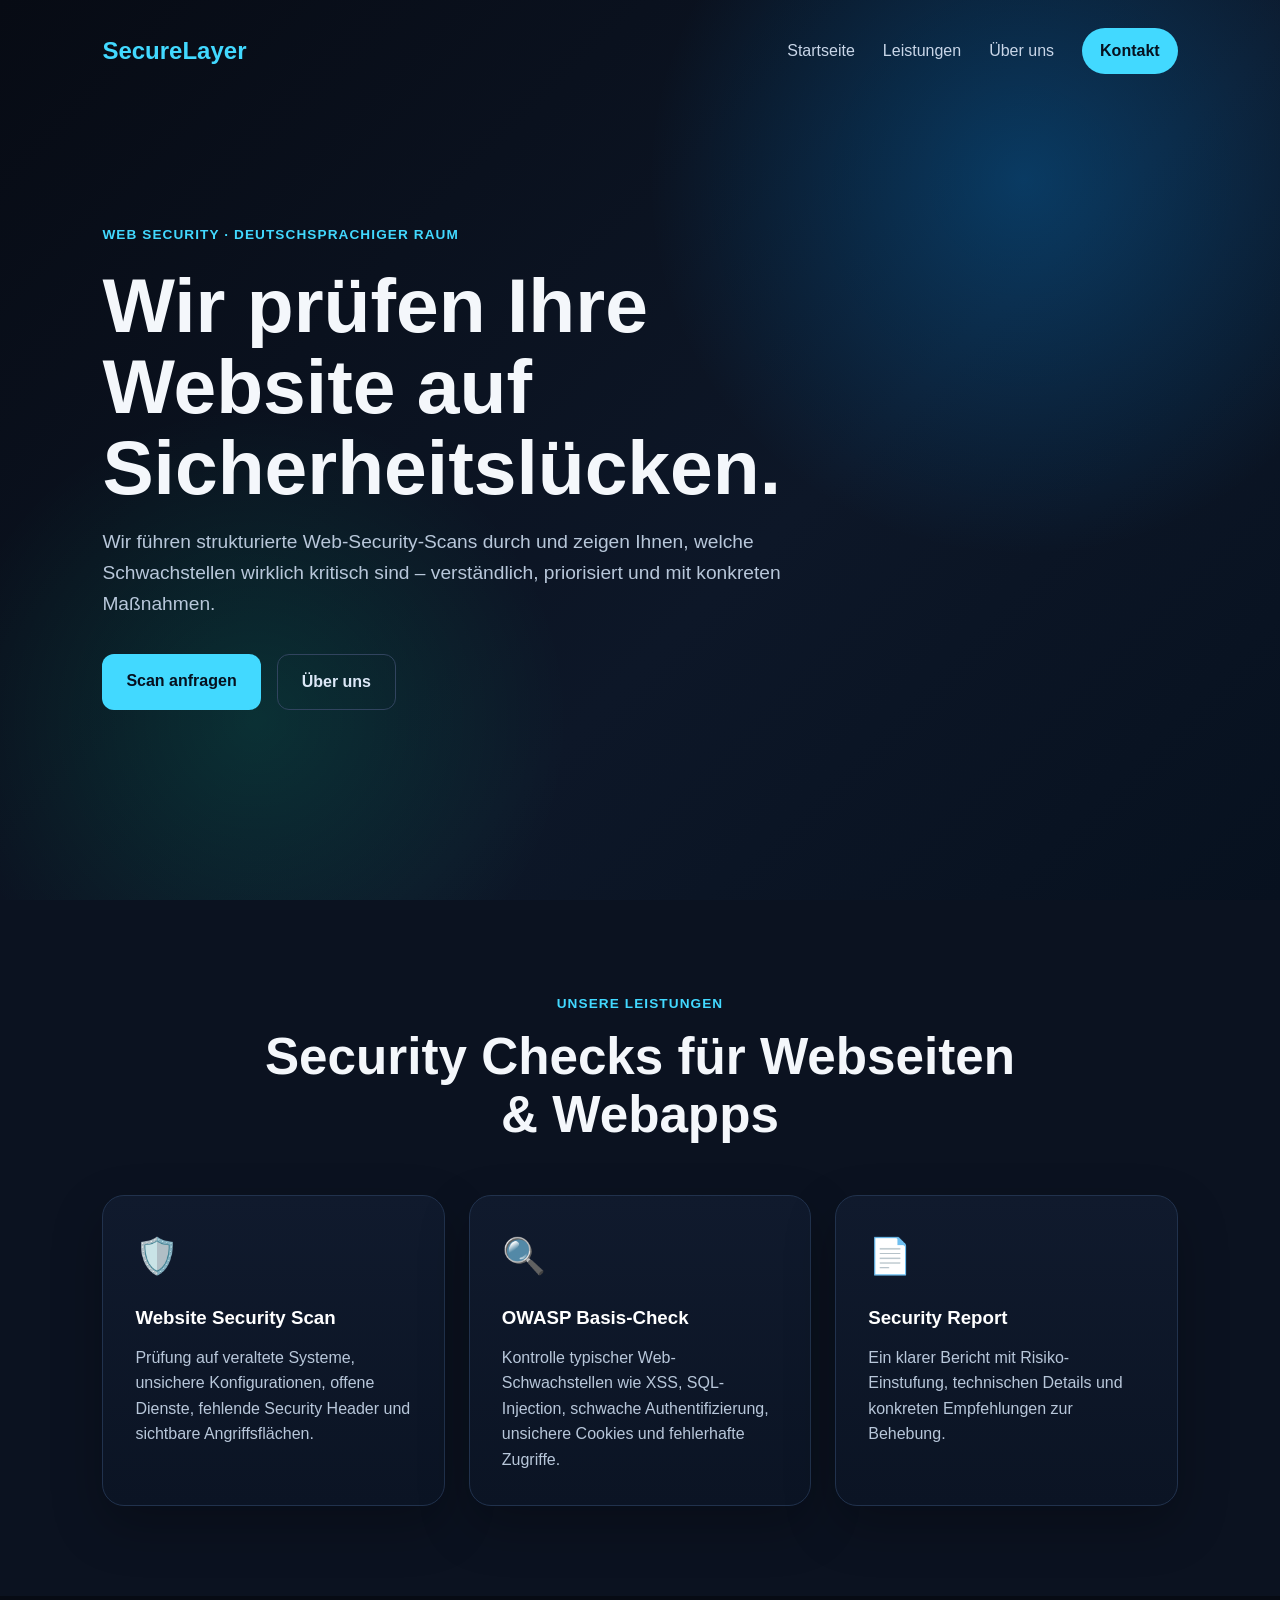
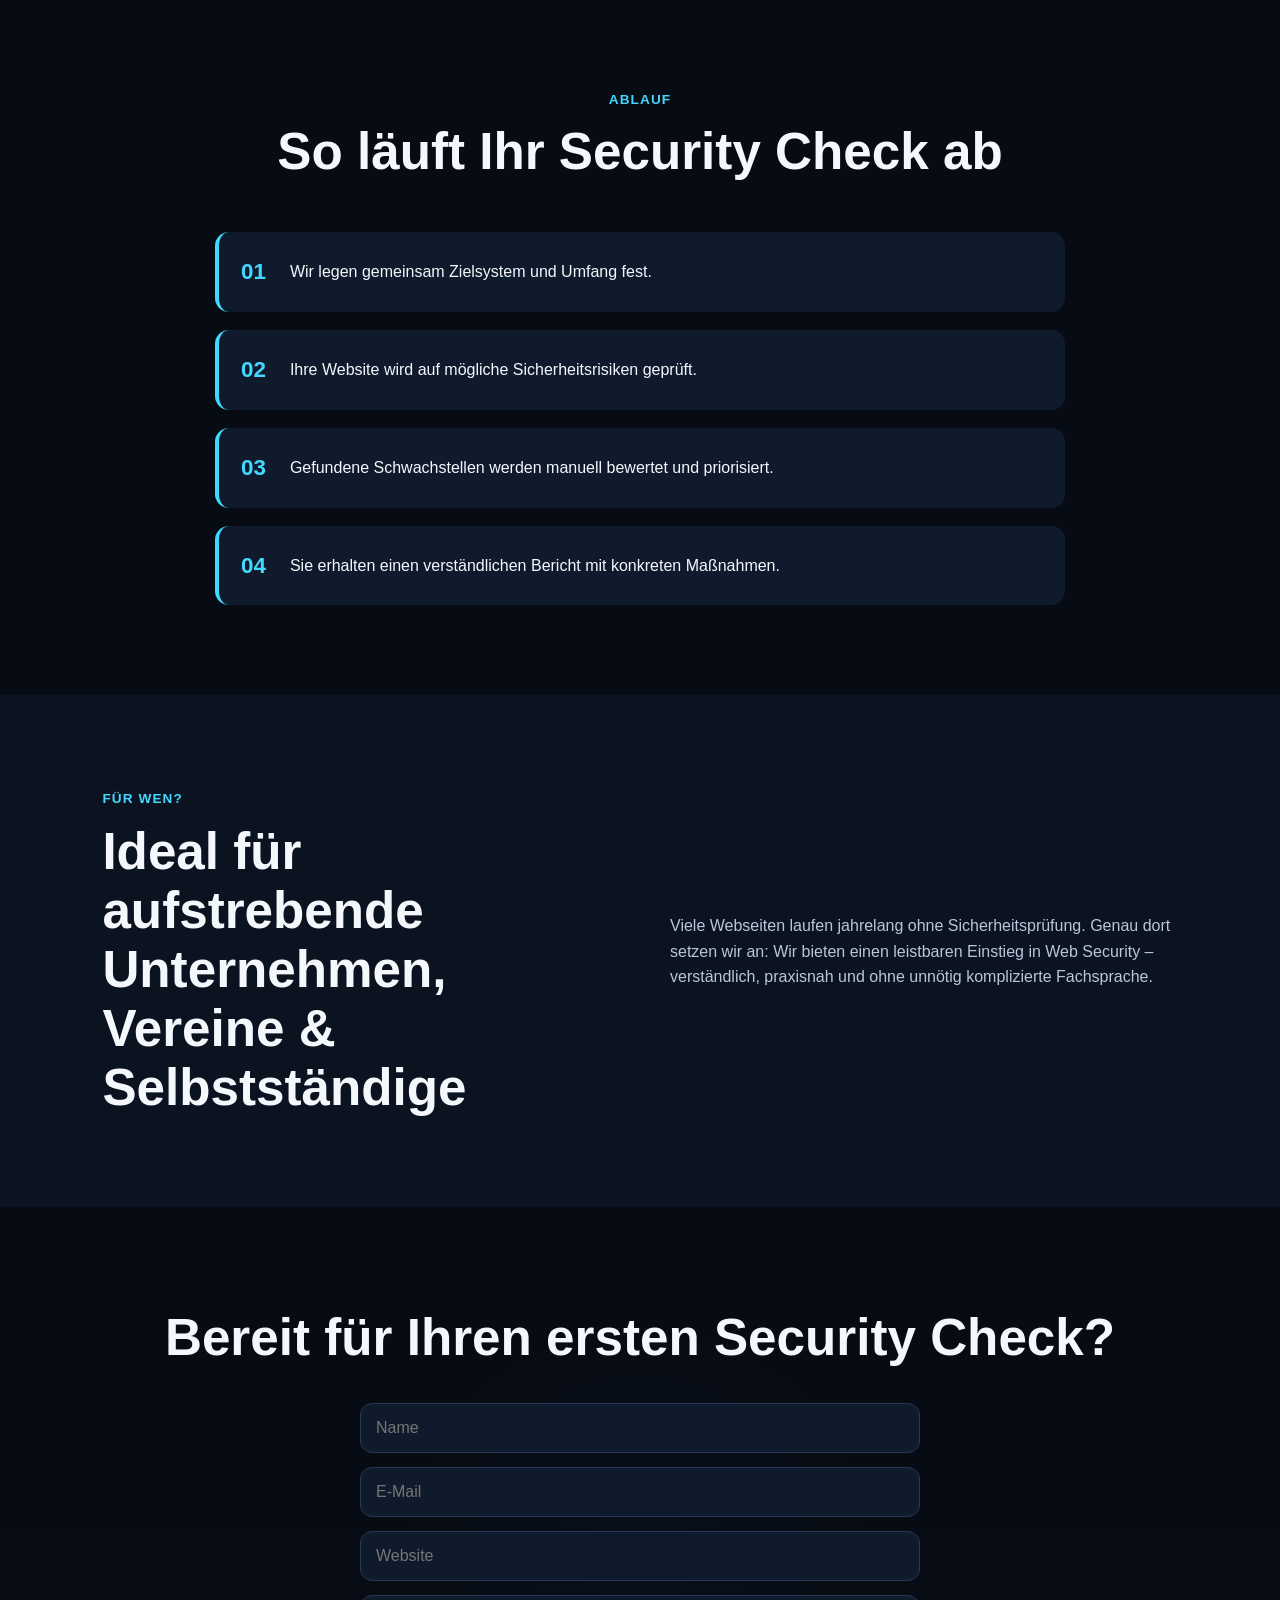
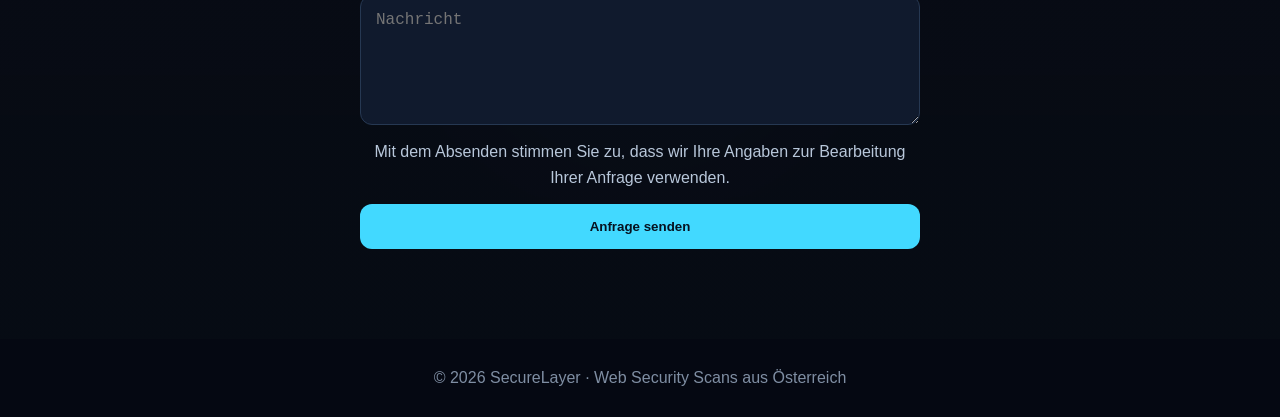
<file: index.html>
<!DOCTYPE html>
<html lang="de">
<head>
  <meta charset="UTF-8">
  <meta name="viewport" content="width=device-width, initial-scale=1.0">
  <title>SecureLayer | Web Security Scans</title>
  <script defer src="script.js"></script>
  <link rel="stylesheet" href="style.css">
</head>
<body>

<header class="hero">
  <nav class="navbar">
    <a href="index.html" class="logo">SecureLayer</a>

    <button class="hamburger" aria-label="Menü öffnen">
      <span></span>
      <span></span>
      <span></span>
    </button>

    <div class="nav-links">
      <a href="index.html">Startseite</a>
      <a href="#leistungen">Leistungen</a>
      <a href="about.html">Über uns</a>
      <a href="#kontakt" class="nav-cta">Kontakt</a>
    </div>
  </nav>

  <section class="hero-content">
    <div class="badge">Web Security · Deutschsprachiger Raum</div>

    <h1>Wir prüfen Ihre Website auf Sicherheitslücken.</h1>

    <p>
      Wir führen strukturierte Web-Security-Scans durch und zeigen Ihnen,
      welche Schwachstellen wirklich kritisch sind – verständlich, priorisiert
      und mit konkreten Maßnahmen.
    </p>

    <div class="hero-buttons">
      <a href="#kontakt" class="btn primary">Scan anfragen</a>
      <a href="about.html" class="btn secondary">Über uns</a>
    </div>
  </section>
</header>

<main>

  <section id="leistungen" class="section">
    <div class="section-title">
      <span>Unsere Leistungen</span>
      <h2>Security Checks für Webseiten & Webapps</h2>
    </div>

    <div class="service-grid">
      <article class="service-card">
        <div class="icon">🛡️</div>
        <h3>Website Security Scan</h3>
        <p>
          Prüfung auf veraltete Systeme, unsichere Konfigurationen,
          offene Dienste, fehlende Security Header und sichtbare Angriffsflächen.
        </p>
      </article>

      <article class="service-card">
        <div class="icon">🔍</div>
        <h3>OWASP Basis-Check</h3>
        <p>
          Kontrolle typischer Web-Schwachstellen wie XSS, SQL-Injection,
          schwache Authentifizierung, unsichere Cookies und fehlerhafte Zugriffe.
        </p>
      </article>

      <article class="service-card">
        <div class="icon">📄</div>
        <h3>Security Report</h3>
        <p>
          Ein klarer Bericht mit Risiko-Einstufung,
          technischen Details und konkreten Empfehlungen zur Behebung.
        </p>
      </article>
    </div>
  </section>

  <section class="section dark">
    <div class="section-title">
      <span>Ablauf</span>
      <h2>So läuft Ihr Security Check ab</h2>
    </div>

    <div class="timeline">
      <div>
        <strong>01</strong>
        <p>Wir legen gemeinsam Zielsystem und Umfang fest.</p>
      </div>

      <div>
        <strong>02</strong>
        <p>Ihre Website wird auf mögliche Sicherheitsrisiken geprüft.</p>
      </div>

      <div>
        <strong>03</strong>
        <p>Gefundene Schwachstellen werden manuell bewertet und priorisiert.</p>
      </div>

      <div>
        <strong>04</strong>
        <p>Sie erhalten einen verständlichen Bericht mit konkreten Maßnahmen.</p>
      </div>
    </div>
  </section>

  <section class="section">
    <div class="split">
      <div>
        <span class="small-label">Für wen?</span>
        <h2>Ideal für aufstrebende Unternehmen, Vereine & Selbstständige</h2>
      </div>

      <p>
        Viele Webseiten laufen jahrelang ohne Sicherheitsprüfung.
        Genau dort setzen wir an: Wir bieten einen leistbaren Einstieg in
        Web Security – verständlich, praxisnah und ohne unnötig komplizierte Fachsprache.
      </p>
    </div>
  </section>

  <section id="kontakt" class="contact">
    <h2>Bereit für Ihren ersten Security Check?</h2>

    <form action="https://api.web3forms.com/submit" method="POST">

      <input type="hidden" name="access_key" value="a3ebf097-d798-4475-a22f-1816e7b226af">
      <input type="hidden" name="subject" value="Neue Anfrage über SecureLayer">
      <input type="hidden" name="from_name" value="SecureLayer Kontaktformular">

      <!-- Spam-Schutz -->
      <input type="checkbox" name="botcheck" class="hidden" style="display: none;">

      <!-- Später eigene danke.html verwenden -->
      <input type="hidden" name="redirect" value="danke.html">

      <input type="text" name="name" placeholder="Name" autocomplete="name" required>

      <input type="email" name="email" placeholder="E-Mail" autocomplete="email" required>

      <input type="url" name="website" placeholder="Website" inputmode="url" autocomplete="url">

      <textarea name="message" placeholder="Nachricht" required></textarea>

      <p class="form-note">
        Mit dem Absenden stimmen Sie zu, dass wir Ihre Angaben zur Bearbeitung Ihrer Anfrage verwenden.
      </p>

      <button type="submit">Anfrage senden</button>
      <!--eine danke.html fehlt noch-->

    </form>
  </section>

</main>

<footer>
  <p>© 2026 SecureLayer · Web Security Scans aus Österreich</p>
</footer>

</body>
</html>
</file>
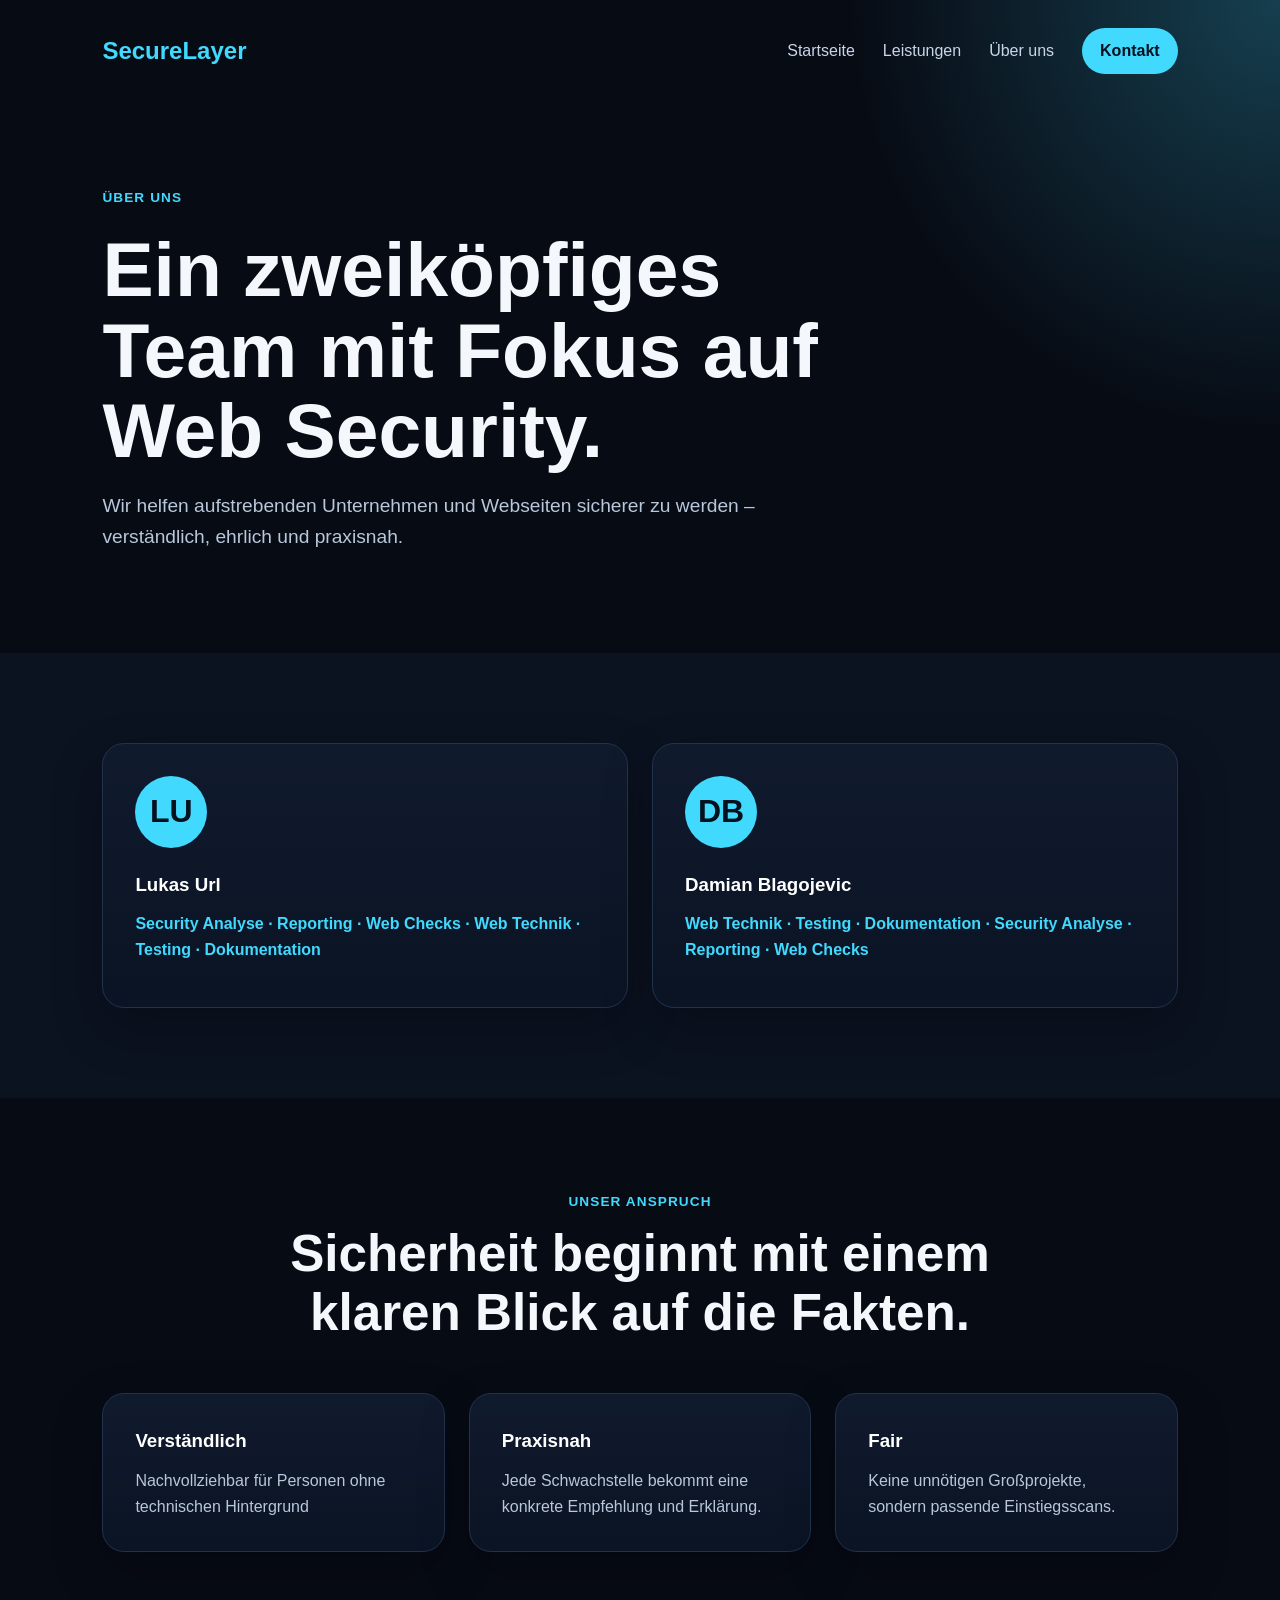
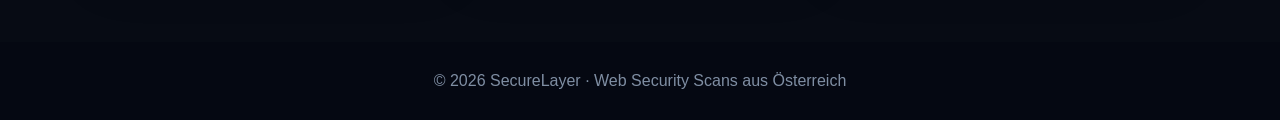
<file: about.html>
<!DOCTYPE html>
<html lang="de">
<head>
  <meta charset="UTF-8">
  <meta name="viewport" content="width=device-width, initial-scale=1.0">
  <title>Über uns | SecureLayer</title>
  <script defer src="script.js"></script>
  <link rel="stylesheet" href="style.css">
</head>
<body>

<header class="subpage-header">
  <nav class="navbar">
    <a href="index.html" class="logo">SecureLayer</a>

    <button class="hamburger" aria-label="Menü öffnen">
      <span></span>
      <span></span>
      <span></span>
    </button>

    <div class="nav-links">
      <a href="index.html">Startseite</a>
      <a href="index.html#leistungen">Leistungen</a>
      <a href="about.html">Über uns</a>
      <a href="index.html#kontakt" class="nav-cta">Kontakt</a>
    </div>
  </nav>

  <div class="subpage-title">
    <span>Über uns</span>
    <h1>Ein zweiköpfiges Team mit Fokus auf Web Security.</h1>
    <p>
      Wir helfen aufstrebenden Unternehmen und Webseiten sicherer zu werden –
      verständlich, ehrlich und praxisnah.
    </p>
  </div>
</header>

<main>

<section class="section">
  <div class="about-grid">
    <article class="profile-card">
      <div class="avatar">LU</div>
      <h3>Lukas Url</h3>
      <p class="role">Security Analyse · Reporting · Web Checks · Web Technik · Testing · Dokumentation</p>
      <p>
        <!--AUfgabenpool ergänzt-->
      </p>
    </article>

    <article class="profile-card">
      <div class="avatar">DB</div>
      <h3>Damian Blagojevic</h3>
      <p class="role">Web Technik · Testing · Dokumentation · Security Analyse · Reporting · Web Checks</p>
      <p>
        <!--Aufgabenpool ergänzt-->
      </p>
    </article>
  </div>
</section>

<section class="section dark">
  <div class="section-title">
    <span>Unser Anspruch</span>
    <h2>Sicherheit beginnt mit einem klaren Blick auf die Fakten.</h2>
  </div>

  <div class="values-grid">
    <div>
      <h3>Verständlich</h3>
      <p>Nachvollziehbar für Personen ohne technischen Hintergrund</p>
    </div>
    <div>
      <h3>Praxisnah</h3>
      <p>Jede Schwachstelle bekommt eine konkrete Empfehlung und Erklärung.</p>
    </div>
    <div>
      <h3>Fair</h3>
      <p>Keine unnötigen Großprojekte, sondern passende Einstiegsscans.</p>
    </div>
  </div>
</section>

</main>

<footer>
  <p>© 2026 SecureLayer · Web Security Scans aus Österreich</p>
</footer>

</body>
</html>
</file>
<file: style.css>
* {
  margin: 0;
  padding: 0;
  box-sizing: border-box;
}

body {
  font-family: Inter, Arial, sans-serif;
  background: #070b14;
  color: #f4f7fb;
  line-height: 1.6;
}

a {
  color: inherit;
  text-decoration: none;
}

.hero {
  min-height: 100vh;
  padding: 28px 8%;
  background:
    radial-gradient(circle at 80% 20%, rgba(0, 153, 255, 0.28), transparent 30%),
    radial-gradient(circle at 20% 80%, rgba(0, 255, 179, 0.12), transparent 25%),
    linear-gradient(135deg, #070b14, #0d1728 60%, #07111f);
}

.navbar {
  display: flex;
  justify-content: space-between;
  align-items: center;
}

.logo {
  font-size: 1.5rem;
  font-weight: 800;
  color: #42d9ff;
}

.nav-links {
  display: flex;
  gap: 28px;
  align-items: center;
}

.nav-links a {
  color: #c9d6e8;
}

.nav-cta {
  background: #42d9ff;
  color: #06111f !important;
  padding: 10px 18px;
  border-radius: 999px;
  font-weight: 700;
}

.hero-content {
  max-width: 820px;
  margin-top: 150px;
}

.badge,
.small-label,
.section-title span,
.subpage-title span {
  color: #42d9ff;
  font-weight: 700;
  letter-spacing: 0.08em;
  text-transform: uppercase;
  font-size: 0.85rem;
}

h1 {
  font-size: clamp(2.6rem, 6vw, 5rem);
  line-height: 1.05;
  margin: 20px 0;
}

.hero-content p,
.subpage-title p {
  max-width: 680px;
  color: #b8c7da;
  font-size: 1.2rem;
}

.hero-buttons {
  margin-top: 35px;
  display: flex;
  gap: 16px;
}

.btn {
  padding: 14px 24px;
  border-radius: 12px;
  font-weight: 800;
}

.primary {
  background: #42d9ff;
  color: #06111f;
}

.secondary {
  border: 1px solid #31445f;
  color: #dce8f7;
}

.section {
  padding: 90px 8%;
  background: #0b1220;
}

.dark {
  background: #070b14;
}

.section-title {
  text-align: center;
  max-width: 760px;
  margin: 0 auto 50px;
}

.section-title h2,
.contact h2,
.split h2 {
  font-size: clamp(2rem, 4vw, 3.2rem);
  line-height: 1.15;
  margin-top: 12px;
}

.service-grid,
.about-grid,
.values-grid {
  display: grid;
  grid-template-columns: repeat(3, 1fr);
  gap: 24px;
}

.about-grid {
  grid-template-columns: repeat(2, 1fr);
}

.service-card,
.profile-card,
.values-grid div {
  background: linear-gradient(180deg, #101a2d, #0b1424);
  border: 1px solid #21324d;
  border-radius: 22px;
  padding: 32px;
  box-shadow: 0 20px 50px rgba(0,0,0,0.25);
}

.service-card:hover,
.profile-card:hover {
  border-color: #42d9ff;
  transform: translateY(-4px);
  transition: 0.25s;
}

.icon {
  font-size: 2.2rem;
  margin-bottom: 18px;
}

.service-card h3,
.profile-card h3,
.values-grid h3 {
  color: #ffffff;
  margin-bottom: 12px;
}

.service-card p,
.profile-card p,
.values-grid p,
.split p {
  color: #b8c7da;
}

.timeline {
  max-width: 850px;
  margin: auto;
  display: grid;
  gap: 18px;
}

.timeline div {
  display: flex;
  gap: 24px;
  align-items: center;
  padding: 22px;
  background: #101a2d;
  border-left: 4px solid #42d9ff;
  border-radius: 14px;
}

.timeline strong {
  color: #42d9ff;
  font-size: 1.4rem;
}

.split {
  display: grid;
  grid-template-columns: 1fr 1fr;
  gap: 60px;
  align-items: center;
}

.contact {
  padding: 90px 8%;
  text-align: center;
  background:
    linear-gradient(rgba(7, 11, 20, 0.88), rgba(7, 11, 20, 0.95)),
    radial-gradient(circle at center, rgba(66, 217, 255, 0.25), transparent 35%);
}

.contact p {
  color: #b8c7da;
}

form {
  max-width: 560px;
  margin: 35px auto 0;
  display: grid;
  gap: 14px;
}

input,
textarea {
  width: 100%;
  padding: 15px;
  background: #101a2d;
  border: 1px solid #263852;
  border-radius: 12px;
  color: white;
  font-size: 1rem;
}

textarea {
  min-height: 130px;
}

button {
  padding: 15px;
  border: none;
  border-radius: 12px;
  background: #42d9ff;
  color: #06111f;
  font-weight: 800;
  cursor: pointer;
}

.subpage-header {
  padding: 28px 8% 100px;
  background:
    radial-gradient(circle at top right, rgba(66, 217, 255, 0.25), transparent 30%),
    #070b14;
}

.subpage-title {
  margin-top: 110px;
  max-width: 780px;
}

.avatar {
  width: 72px;
  height: 72px;
  border-radius: 50%;
  background: #42d9ff;
  color: #06111f;
  display: grid;
  place-items: center;
  font-size: 2rem;
  font-weight: 900;
  margin-bottom: 22px;
}

.role {
  color: #42d9ff !important;
  font-weight: 700;
  margin-bottom: 12px;
}

footer {
  padding: 26px 8%;
  text-align: center;
  background: #050812;
  color: #7f8ea3;
}

@media (max-width: 850px) {
  .nav-links {
    gap: 14px;
    font-size: 0.9rem;
  }

  .hero-content {
    margin-top: 100px;
  }

  .service-grid,
  .about-grid,
  .values-grid,
  .split {
    grid-template-columns: 1fr;
  }

  .hero-buttons {
    flex-direction: column;
  }
}

.hamburger {
  display: none;
  width: 42px;
  height: 42px;
  padding: 0;
  background: rgba(255,255,255,0.06);
  border: 1px solid #263852;
  border-radius: 10px;
  cursor: pointer;
  justify-content: center;
  align-items: center;
  flex-direction: column;
  gap: 5px;
  z-index: 30;
}

.hamburger span {
  display: block;
  width: 24px;
  height: 3px;
  background: #ffffff;
  border-radius: 999px;
  transition: 0.25s;
  flex-shrink: 0;
}

.hamburger.active span:nth-child(1) {
  transform: translateY(8px) rotate(45deg);
}

.hamburger.active span:nth-child(2) {
  opacity: 0;
}

.hamburger.active span:nth-child(3) {
  transform: translateY(-8px) rotate(-45deg);
}

@media (max-width: 850px) {
  .navbar {
    position: relative;
  }

  .hamburger {
    display: flex;
    z-index: 30;
}

  .nav-links {
    position: absolute;
    top: 60px;
    right: 0;
    display: none;
    flex-direction: column;
    align-items: flex-start;
    gap: 18px;
    width: 230px;
    padding: 24px;
    background: #101a2d;
    border: 1px solid #263852;
    border-radius: 16px;
    box-shadow: 0 20px 50px rgba(0,0,0,0.35);
    z-index: 25;
  }

  .nav-links.active {
    display: flex;
  }

  .nav-cta {
    width: 100%;
    text-align: center;
  }

  .hero,
  .section,
  .contact,
  .subpage-header {
    padding-left: 24px;
    padding-right: 24px;
  }

  .hero-content {
    margin-top: 100px;
    max-width: 100%;
  }

  h1 {
    font-size: 2.7rem;
  }

  .hero-content p,
  .subpage-title p {
    max-width: 95%;
    font-size: 1.05rem;
  }

  .hero-buttons {
    flex-direction: column;
  }

  .btn {
    text-align: center;
  }
}
</file>
